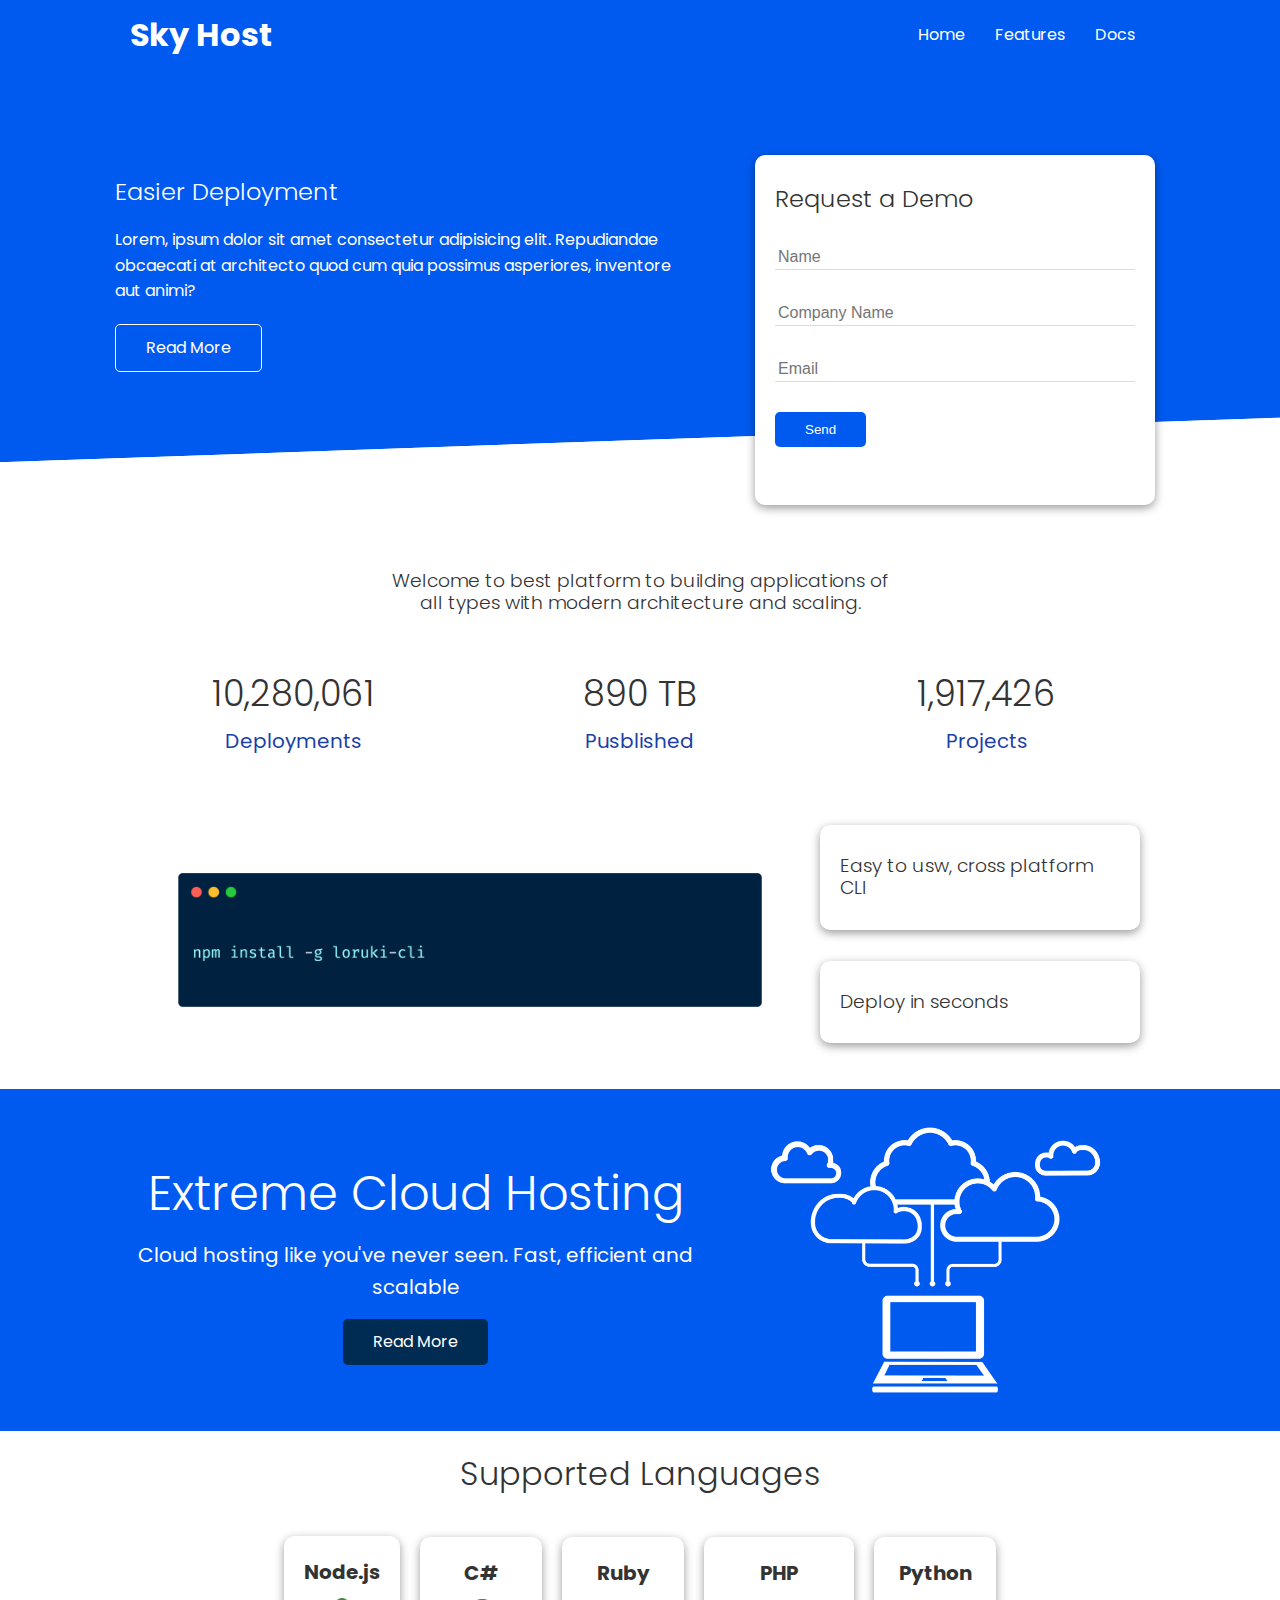
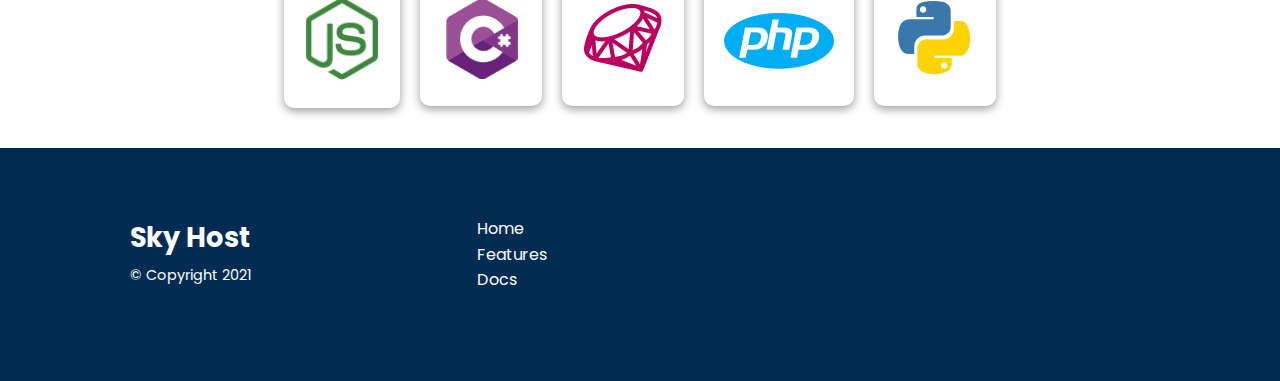
<file: index.html>
<!DOCTYPE html>
<html lang="id">
<head>
    <meta charset="UTF-8">
    <meta http-equiv="X-UA-Compatible" content="IE=edge">
    <meta name="viewport" content="width=device-width, initial-scale=1.0">
    <link rel="stylesheet" href="https://cdnjs.cloudflare.com/ajax/libs/font-awesome/5.15.3/css/all.min.css" integrity="sha512-iBBXm8fW90+nuLcSKlbmrPcLa0OT92xO1BIsZ+ywDWZCvqsWgccV3gFoRBv0z+8dLJgyAHIhR35VZc2oM/gI1w==" crossorigin="anonymous" />
    <link rel="stylesheet" href="style.css">
    <title>Sky Host | webProject2</title>
</head>
<body>
  <!-- Navbar -->
      <div class="navbar">
        <div class="container flex">
          <h1 class="logo">Sky Host</h1>
          <nav>
              <ul>
                  <li><a href="index.html">Home</a></li>
                  <li><a href="features.html">Features</a></li>
                  <li><a href="docs.html">Docs</a></li>
              </ul>
          </nav>
        </div>
      </div>

  <!-- Show Case -->
  <section class="showcase">
    <div class="container grid">
      <div class="showcase-text">
        <h2>Easier Deployment</h2>
        <p>Lorem, ipsum dolor sit amet consectetur adipisicing elit. Repudiandae obcaecati at architecto quod cum quia possimus asperiores, inventore aut animi?</p>
        <a href="#features.html" class="btn btn-outline">Read More</a>
      </div>

      <div class="showcase-form card">
        <h2>Request a Demo</h2>
        <form>
          <div class="form-control">
            <input type="text" name="name" placeholder="Name" required>
          </div>
          <div class="form-control">
            <input type="text" name="company" placeholder="Company Name" required>
          </div>
          <div class="form-control">
            <input type="email" name="email" placeholder="Email" required>
          </div>
          <input type="submit" value="Send" class="btn btn-primary">
        </form>
      </div>
    </div>
  </section>

  <!-- Stasts -->
  <section class="stats">
    <div class="container">
      <h3 class="stats-heading text-center my-1">
        Welcome to best platform to building applications of all types with modern architecture and scaling.
      </h3>

      <div class="grid grid-3 text-center my-4">
        <div>
          <i class="fas fa-server fa-3x"></i>
          <h3>10,280,061</h3>
          <p class="text-secondary">Deployments</p>
        </div>
        <div>
          <i class="fas fa-upload fa-3x"></i>
          <h3>890 TB</h3>
          <p class="text-secondary">Pusblished</p>
        </div>
        <div>
          <i class="fas fa-project-diagram fa-3x"></i>
          <h3>1,917,426</h3>
          <p class="text-secondary">Projects</p>
        </div>
      </div>
    </div>
  </section>

  <!-- Bottom -->
  <section class="cli">
    <div class="container grid">
      <img src="images/cli.png" alt="text editor">
      <div class="card">
        <h3>Easy to usw, cross platform CLI</h3>
      </div>
      <div class="card">
        <h3>Deploy in seconds</h3>
      </div>
    </div>
  </section>

  <!-- Cloud -->
  <section class="cloud bg-primary my-2 py-2">
    <div class="container grid">
      <div class="text-center">
        <h2 class="lg">Extreme Cloud Hosting</h2>
        <p class="lead my-1">Cloud hosting like you've never seen. Fast, efficient and scalable</p>
        <a href="features.html" class="btn btn-dark">Read More</a>
      </div>
      <img src="images/cloud.png" alt="cloud">
    </div>
  </section>

<!-- Languages -->
  <div class="sections languages">
    <h2 class="md text-center my-2">
      Supported Languages
    </h2>
    <div class="container flex">
      <div class="card">
        <h4>Node.js</h4>
        <img src="images/logos/node.png" alt="">
      </div>
      <div class="card">
        <h4>C#</h4>
        <img src="images/logos/csharp.png" alt="">
      </div>
      <div class="card">
        <h4>Ruby</h4>
        <img src="images/logos/ruby.png" alt="">
      </div>
      <div class="card">
        <h4>PHP</h4>
        <img src="images/logos/php.png" alt="">
      </div>
      <div class="card">
        <h4>Python</h4>
        <img src="images/logos/python.png" alt="">
      </div>
    </div>
  </div>

<!-- Footer -->
<footer class="footer bg-dark py-5">
  <div class="container grid grid-3">
    <div>
      <h3>Sky Host</h3>
      <p>&copy; Copyright 2021</p>
    </div>
    <nav>
      <ul>
        <li><a href="index.html">Home</a></li>
        <li><a href="features.html">Features</a></li>
        <li><a href="docs.html">Docs</a></li>
      </ul>
    </nav>
    <div class="social">
      <a href="#"><i class="fab fa-github fa-2x"></i></a>
      <a href="#"><i class="fab fa-facebook fa-2x"></i></a>
      <a href="#"><i class="fab fa-instagram fa-2x"></i></a>
      <a href="#"><i class="fab fa-twitter fa-2x"></i></a>
    </div>
  <div>
</footer>

</body>
</html>
</file>
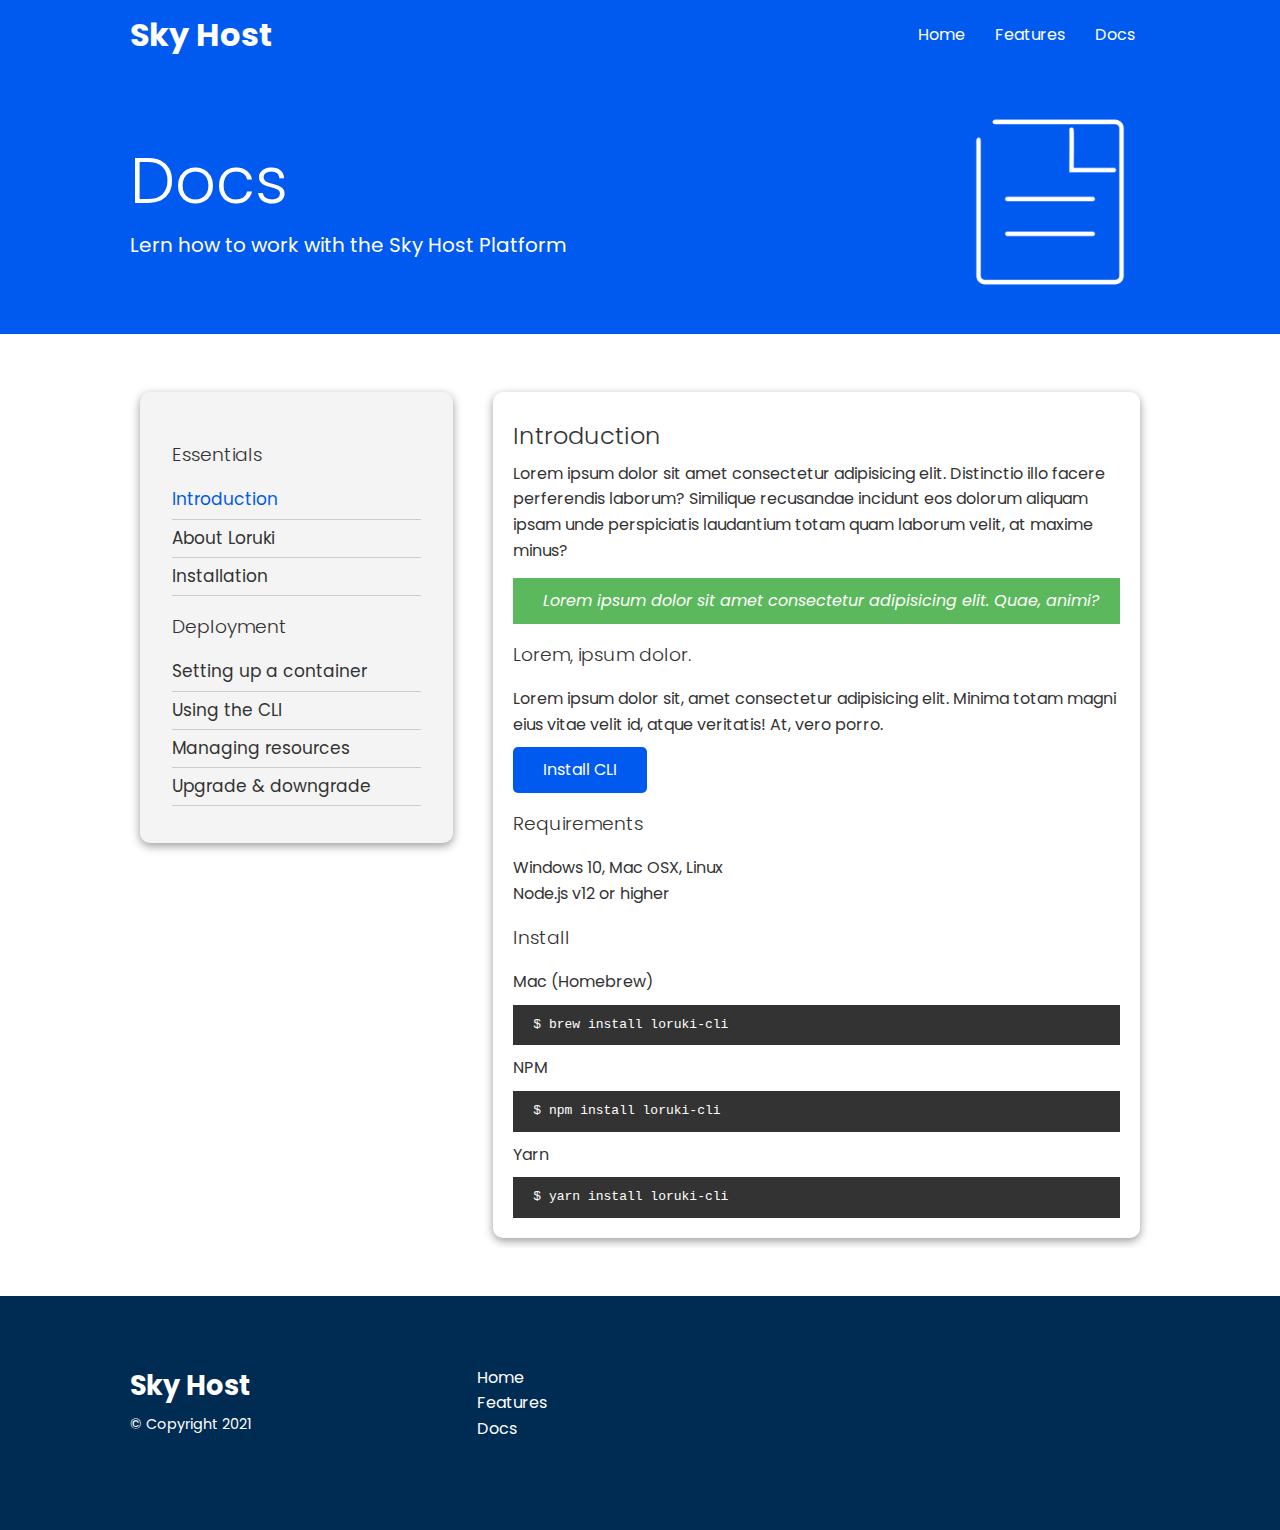
<file: docs.html>
<!DOCTYPE html>
<html lang="id">
<head>
    <meta charset="UTF-8">
    <meta http-equiv="X-UA-Compatible" content="IE=edge">
    <meta name="viewport" content="width=device-width, initial-scale=1.0">
    <link rel="stylesheet" href="https://cdnjs.cloudflare.com/ajax/libs/font-awesome/5.15.3/css/all.min.css" integrity="sha512-iBBXm8fW90+nuLcSKlbmrPcLa0OT92xO1BIsZ+ywDWZCvqsWgccV3gFoRBv0z+8dLJgyAHIhR35VZc2oM/gI1w==" crossorigin="anonymous" />
    <link rel="stylesheet" href="style.css">
    <title>Sky Host | webProject2</title>
</head>
<body>
  <!-- Navbar -->
      <div class="navbar">
        <div class="container flex">
          <h1 class="logo">Sky Host</h1>
          <nav>
              <ul>
                <li><a href="index.html">Home</a></li>
                <li><a href="features.html">Features</a></li>
                <li><a href="docs.html">Docs</a></li>
              </ul>
          </nav>
        </div>
      </div>

  <!-- Head -->
  <section class="docs-head bg-primary py-3">
    <div class="container grid">
      <div>
        <h2 class="xl">Docs</h2>
        <p class="lead">
          Lern how to work with the Sky Host Platform
        </p>
      </div>
      <img src="images/docs.png" alt="">
    </div>
  </section>

  <!-- Main -->
  <section class="docs-main my-4">
    <div class="container grid">
        <div class="card bg-light p-3">
            <h3 class="my-2">Essentials</h3>
            <nav>
                <ul>
                    <li><a class="text-primary" href="#">Introduction</a></li>
                    <li><a href="#">About Loruki</a></li>
                    <li><a href="#">Installation</a></li>
                </ul>
            </nav>

            <h3 class="my-2">Deployment</h3>
            <nav>
                <ul>
                    <li><a href="#">Setting up a container</a></li>
                        <li><a href="#">Using the CLI</a></li>
                        <li><a href="#">Managing resources</a></li>
                        <li><a href="#">Upgrade & downgrade</a></li>
                </ul>
            </nav>
        </div>
        <div class="card">
            <h2>Introduction</h2>
            <p>Lorem ipsum dolor sit amet consectetur adipisicing elit. Distinctio illo facere perferendis laborum? Similique recusandae incidunt eos dolorum aliquam ipsam unde perspiciatis laudantium totam quam laborum velit, at maxime minus?</p>

            <div class="alert alert-success">
                <i class="fas fa-info"></i> Lorem ipsum dolor sit amet consectetur adipisicing elit. Quae, animi?
            </div>

            <h3>Lorem, ipsum dolor.</h3>
            <p>Lorem ipsum dolor sit, amet consectetur adipisicing elit. Minima totam magni eius vitae velit id, atque veritatis! At, vero porro.</p>
            <a href="#" class="btn btn-primary">Install CLI</a>

            <h3>Requirements</h3>
            <ul>
                <li>Windows 10, Mac OSX, Linux</li>
                <li>Node.js v12 or higher</li>
            </ul>

            <h3>Install</h3>
            <p>Mac (Homebrew)</p>
            <pre><code>$ brew install loruki-cli</code></pre>
            <p>NPM</p>
            <pre><code>$ npm install loruki-cli</code></pre>
            <p>Yarn</p>
            <pre><code>$ yarn install loruki-cli</code></pre>

        </div>
    </div>
</section>

<!-- Footer -->
<footer class="footer bg-dark py-5">
  <div class="container grid grid-3">
    <div>
      <h3>Sky Host</h3>
      <p>&copy; Copyright 2021</p>
    </div>
    <nav>
      <ul>
        <li><a href="index.html">Home</a></li>
        <li><a href="features.html">Features</a></li>
        <li><a href="docs.html">Docs</a></li>
      </ul>
    </nav>
    <div class="social">
      <a href="#"><i class="fab fa-github fa-2x"></i></a>
      <a href="#"><i class="fab fa-facebook fa-2x"></i></a>
      <a href="#"><i class="fab fa-instagram fa-2x"></i></a>
      <a href="#"><i class="fab fa-twitter fa-2x"></i></a>
    </div>
  <div>
</footer>

</body>
</html>
</file>
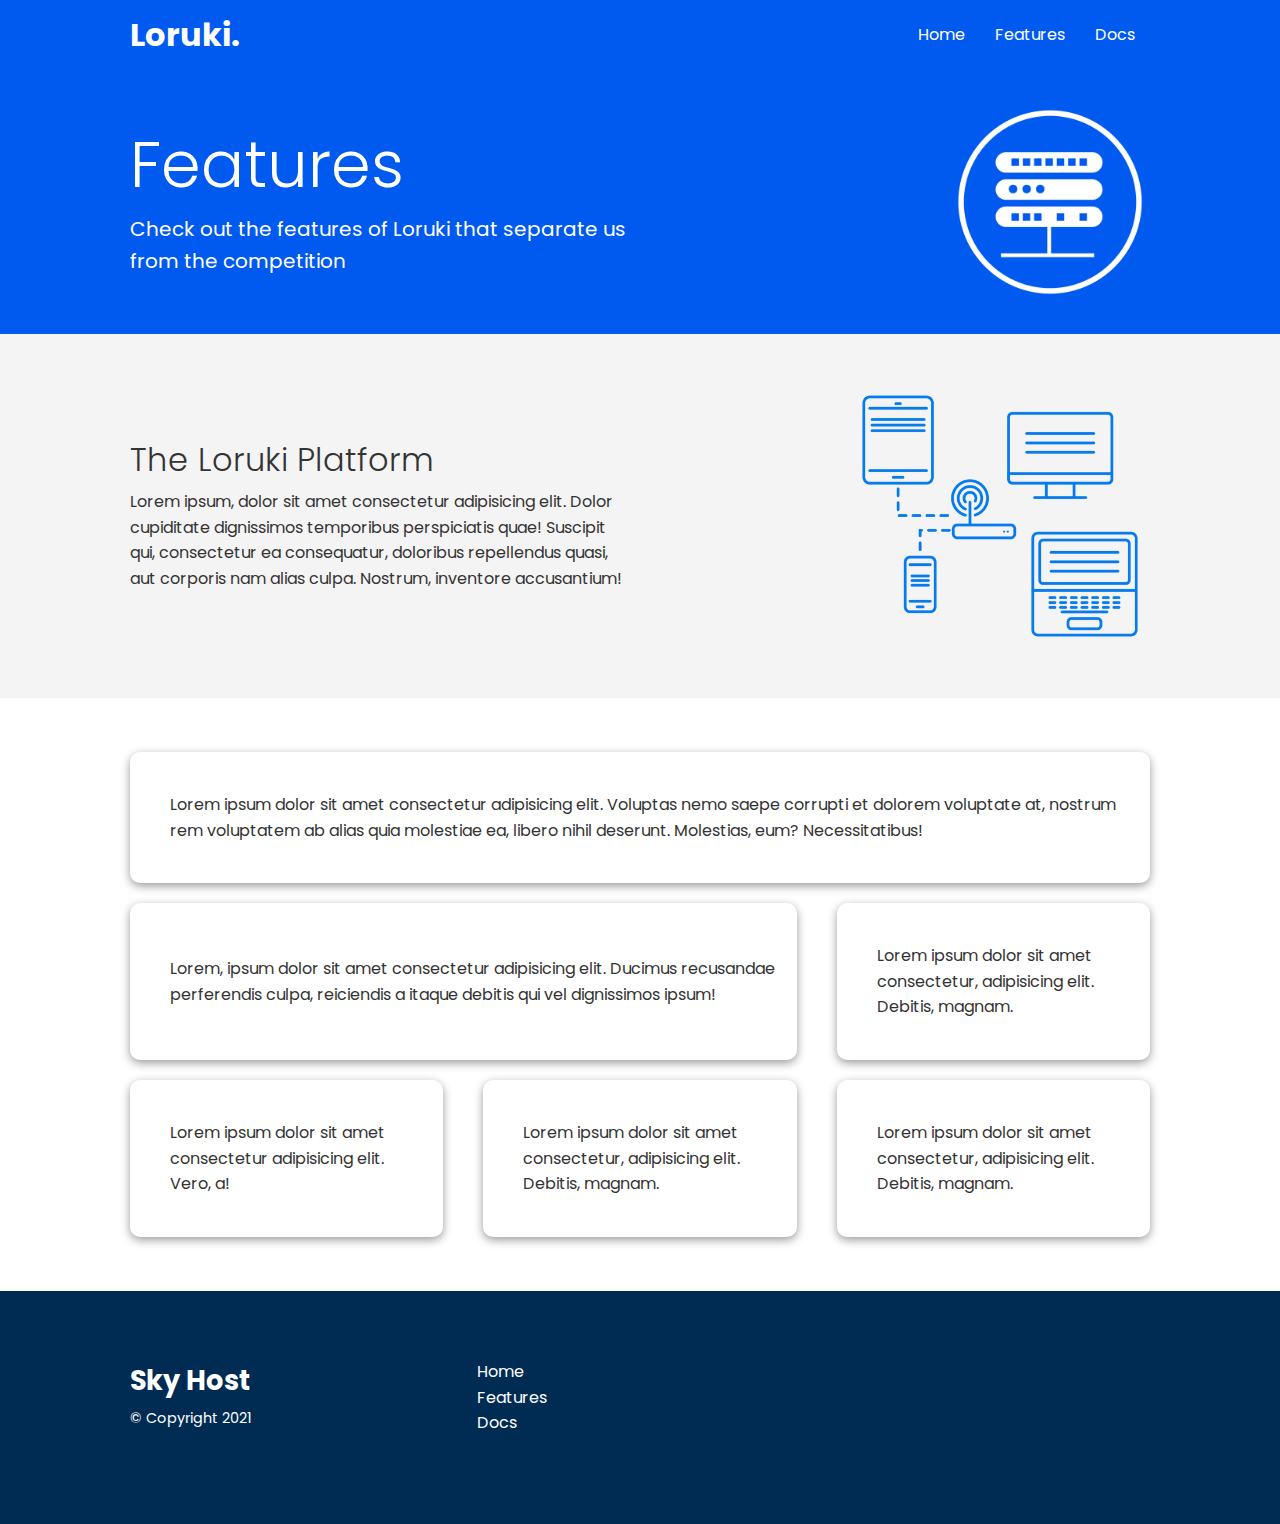
<file: features.html>
<!DOCTYPE html>
<html lang="id">
<head>
    <meta charset="UTF-8">
    <meta http-equiv="X-UA-Compatible" content="IE=edge">
    <meta name="viewport" content="width=device-width, initial-scale=1.0">
    <link rel="stylesheet" href="https://cdnjs.cloudflare.com/ajax/libs/font-awesome/5.15.3/css/all.min.css" integrity="sha512-iBBXm8fW90+nuLcSKlbmrPcLa0OT92xO1BIsZ+ywDWZCvqsWgccV3gFoRBv0z+8dLJgyAHIhR35VZc2oM/gI1w==" crossorigin="anonymous" />
    <link rel="stylesheet" href="style.css">
    <title>Sky Host | webProject2</title>
</head>
<body>
  <!-- Navbar -->
  <div class="navbar">
    <div class="container flex">
        <h1 class="logo">Loruki.</h1>
        <nav>
            <ul>
                <li><a href="index.html">Home</a></li>
                <li><a href="features.html">Features</a></li>
                <li><a href="docs.html">Docs</a></li>
            </ul>
        </nav>
    </div>
</div>

    <!-- Head -->
    <section class="features-head bg-primary py-3">
      <div class="container grid">
          <div>
              <h1 class="xl">Features</h1>
              <p class="lead">
                  Check out the features of Loruki that separate us from the
          competition
              </p>
          </div>
          <img src="images/server.png" alt="">
      </div>
  </section>

  <!-- Sub head -->
  <section class="features-sub-head bg-light py-3">
      <div class="container grid">
          <div>
              <h1 class="md">The Loruki Platform</h1>
              <p>
                  Lorem ipsum, dolor sit amet consectetur adipisicing elit. Dolor cupiditate dignissimos temporibus perspiciatis quae! Suscipit qui, consectetur ea consequatur, doloribus repellendus quasi, aut corporis nam alias culpa. Nostrum, inventore accusantium!
              </p>
          </div>
          <img src="images/server2.png" alt="">
      </div>
  </section>

  <section class="features-main my-2">
      <div class="container grid grid-3">
          <div class="card flex">
              <i class="fas fa-server fa-3x"></i>
              <p>Lorem ipsum dolor sit amet consectetur adipisicing elit. Voluptas nemo saepe corrupti et dolorem voluptate at, nostrum rem voluptatem ab alias quia molestiae ea, libero nihil deserunt. Molestias, eum? Necessitatibus!</p>
          </div>
          <div class="card flex">
              <i class="fas fa-network-wired fa-3x"></i>
              <p>
                  Lorem, ipsum dolor sit amet consectetur adipisicing elit. Ducimus
                  recusandae perferendis culpa, reiciendis a itaque debitis qui vel
                  dignissimos ipsum!
              </p>
          </div>
          <div class="card flex">
              <i class="fas fa-laptop-code fa-3x"></i>
              <p>
                  Lorem ipsum dolor sit amet consectetur, adipisicing elit. Debitis,
                  magnam.
              </p>
          </div>
          <div class="card flex">
              <i class="fas fa-database fa-3x"></i>
              <p>
                  Lorem ipsum dolor sit amet consectetur adipisicing elit. Vero, a!
              </p>
          </div>
          <div class="card flex">
              <i class="fas fa-power-off fa-3x"></i>
              <p>
                  Lorem ipsum dolor sit amet consectetur, adipisicing elit. Debitis,
                  magnam.
              </p>
          </div>
          <div class="card flex">
              <i class="fas fa-upload fa-3x"></i>
              <p>
                  Lorem ipsum dolor sit amet consectetur, adipisicing elit. Debitis,
                  magnam.
              </p>
          </div>
      </div>
  </section>
  
<!-- Footer -->
<footer class="footer bg-dark py-5">
  <div class="container grid grid-3">
    <div>
      <h3>Sky Host</h3>
      <p>&copy; Copyright 2021</p>
    </div>
    <nav>
      <ul>
        <li><a href="index.html">Home</a></li>
        <li><a href="features.html">Features</a></li>
        <li><a href="docs.html">Docs</a></li>
      </ul>
    </nav>
    <div class="social">
      <a href="#"><i class="fab fa-github fa-2x"></i></a>
      <a href="#"><i class="fab fa-facebook fa-2x"></i></a>
      <a href="#"><i class="fab fa-instagram fa-2x"></i></a>
      <a href="#"><i class="fab fa-twitter fa-2x"></i></a>
    </div>
  <div>
</footer>

</body>
</html>
</file>
<file: style.css>
@import url('https://fonts.googleapis.com/css2?family=Poppins:wght@300;700&display=swap');

 * {
     box-sizing: border-box;
     margin: 0;
     padding: 0;
 }
 body {
     font-family: 'Poppins', sans-serif;
     color: #333;
     line-height: 1.6;
 }
 ul {
     list-style-type: none;
 }
 a {
     text-decoration: none;
     color: #333;
 }
 h1, h2, h3 {
     font-weight: 300;
     line-height: 1.2;
     margin: 10px 0;
 }
 h1.logo {
     font-weight: 700;
 }
 p {
     margin: 10px 0;
 }
 img {
     width: 100%;
 }
 code, pre {
     background-color: #333;
     color: #fff;
     padding: 10px;
 }
 .hidden {
     visibility: hidden;
     height: 0;
 }

 /* Nav */
 .navbar {
     background-color:  #005af0;
     color: #fff;
     height: 70px;
 }
 .navbar ul {
     display: flex;
 }
 .navbar a {
     color: #fff;
     padding: 10px;
     margin: 0 5px;
 }
 .navbar .flex {
     justify-content: space-between;
 }
 .navbar a:hover {
    border-bottom: 2px solid #fff;
}

/* Stats */
.stats {
    padding-top: 100px;
    animation: slideInFromBottom .8s ease-in;
}
.stats-heading {
    margin: auto!important;
    max-width: 500px;
}
.stats .grid h3 {
    font-size: 35px;
}
.stats .grid p {
    font-size: 20px;
}

/* Bottom */
.cli .grid {
    grid-template-columns: repeat(3,1fr);
    grid-template-rows: repeat(2,1fr);
    gap: 0;
}
.cli .grid > *:first-child{
    grid-column: 1 / span 2;
    grid-row: 1 / span 2;
}

 /* showcase */
 .showcase {
    height: 400px;
    background-color: #005af0;
    color: #fff;
    position: relative;
 }
 .showcase p {
    margin: 20px 0;
 }
 .showcase-text {
    animation: slideInFromLeft .8s ease-in;
 }
 .showcase .grid {
    overflow: visible;
    grid-template-columns: 55% 45%;
    gap: 30px;
 }
 .showcase-form {
    position: relative;
    top: 60px;
    height: 350px;
    width: 400px;
    padding: 40px;
    z-index: 999;
    justify-self: flex-end;
    animation: slideInFromRight .8s ease-in;
 }
 .showcase-form .form-control {
    margin: 30px 0;
 }
 .showcase input[type='text'],
 .showcase input[type='email'] {
    border: 0;
    border-bottom: 1px solid #ddd;
    width: 100%;
    padding: 3px;
    font-size: 16px;
 }
 .showcase-form input:focus {
    outline: none;
 }
 .showcase::before, .showcase::after {
    content: '';
    position: absolute;
    height: 100px;
    bottom: -70px;
    right: 0;
    left: 0;
    background-color: #fff;
    transform: skewY(-2deg);
    -webkit-transform: skewY(-2deg);
    -moz-transform: skewY(-2deg);
 }

/* Cloud */
.cloud .grid {
    grid-template-columns: 4fr 3fr;
}

/* languages */
.languages .card{
    text-align: center;
    margin: 18px 10px 40px;
    transition: transform 0.2s ease-in;
}
.languages .card:hover {
    transform: translateY(-15px);
}
.languages .flex {
    flex-wrap: wrap;
}
.languages .card h4 {
    font-size: 20px;
    margin-bottom: 10px;
}

/* Footer */
.footer .social a {
    margin: 0 10px;
}
.footer p {
   font-size: 0.9em;
}
.footer h3 {
    font-size: 1.7rem;
    font-weight: 700;
}

/* Features.html */
.features-head img, .docs-head img{
    width: 200px;
    justify-self: flex-end;
}
.features-sub-head img {
    width: 300px;
    justify-self: flex-end;
}
.features-main .card > i {
    margin-right: 20px;
}
.features-main .grid {
    padding: 30px;
}
.features-main .grid > *:first-child {
    grid-column: 1 / span 3;
}
.features-main .grid > *:nth-child(2) {
    grid-column: 1 / span 2;
}

/* Docs.html */
.docs-main h3 {
    margin: 20px 0;
}
.docs-main .grid {
    grid-template-columns: 1fr 2fr;
    align-items: flex-start;
}
.docs-main nav li {
    font-size: 17px;
    padding-bottom: 5px;
    margin-bottom: 5px;
    border-bottom: 1px solid #ccc;
}
.docs-main a:hover {
    font-weight: bold;
    transition: .8;
}

/* Responsive */
@media (max-width: 768px) {
    .grid,
    .showcase .grid,
    .stats .grid,
    .cli .grid,
    .cloud .grid,
    .features-head .grid,
    .features-sub-head .grid,
    .features-main .grid,
    .docs-main .grid,
    .footer .grid{
      grid-template-columns: 1fr;
      grid-template-rows: 1fr;
    }
    .showcase {
      height: auto;
    }
  
    .showcase-text {
      text-align: center;
      margin-top: 40px;
      animation: slideInFromTop 1s ease-in;
    }
  
    .showcase-form {
      justify-self: center;
      margin: auto;
      animation: slideInFromBottom 1s ease-in;
    }
  
    .cli .grid > *:first-child {
      grid-column: 1;
      grid-row: 1;
    }
  
    .features-head,
    .features-sub-head,
    .docs-head {
      text-align: center;
    }
  
    .features-head img,
    .features-sub-head img,
    .docs-head img {
      justify-self: center;
    }
  
    .features-main .grid > *:first-child,
    .features-main .grid > *:nth-child(2) {
      grid-column: 1;
    }
  }
  

@media(max-width: 500px) {
    .navbar {
        height: 110px;
    }
    .navbar .flex {
        flex-direction: column;
    }
    .navbar ul {
        padding: 10px;
        background-color: rgba(0,0,0,.1);
    }
    .cli .grid > *:first-child{
        grid-column: 1;
        grid-row: 1;
    }
    .showcase-form {
        width: 300px;
    }
}

/* Animation */
@keyframes slideInFromLeft {
    0% {
      transform: translateX(-100%);
    }
  
    100% {
      transform: translateX(0);
    }
  }
  @keyframes slideInFromRight {
    0% {
      transform: translateX(100%);
    }
  
    100% {
      transform: translateX(0);
    }
  }
  @keyframes slideInFromTop {
    0% {
      transform: translateY(-100%);
    }
  
    100% {
      transform: translateX(0);
    }
  }
  @keyframes slideInFromBottom {
    0% {
      transform: translateY(100%);
    }
  
    100% {
      transform: translateX(0);
    }
  }

    /* Utilities */
.container {
    max-width: 1100px;
    margin: 0 auto;
    overflow: auto;
    padding: 0 40px;
}
.flex {
    display: flex;
    justify-content: center;
    align-items: center;
    height: 100%;
}
.card {
    background-color: #fff;
    color: #333;
    border-radius: 10px;
    box-shadow: 0 3px 10px rgba(0,0,0,.4);
    padding: 20px;
    margin: 10px;
}
.grid {
    display: grid;
    grid-template-columns: repeat(2, 1fr);
    gap: 20px;
    justify-content: center;
    align-items: center;
    height: 100%;
}
.grid-3 {
    grid-template-columns: repeat(3, 1fr);
}

    /* Button and background */
.btn {
    display: inline-block;
    padding: 10px 30px;
    cursor: pointer;
    color: #fff;
    background: #005af0;
    border: none;
    border-radius: 5px;
}
.btn-outline {
    background-color: transparent;
    border: 1px solid #fff;
}
.btn:hover {
    transform: scale(.98);
}
.bg-primary, .btn-primary {
    background-color: #005af0;
    color: #fff;
}
.bg-secondary, .btn-secondary {
    background-color: #1c3fa8;
    color: #fff;
}
.bg-dark, .btn-dark {
    background-color: #002c53;
    color: #fff;
}
.bg-light, .btn-light {
    background-color: #f4f4f4;
    color: #333;
}
.bg-primary a,.btn-primary a,.bg-secondary a, .btn-secondary a,.bg-dark a, .btn-dark a {
    color: #fff;
}
.alert {
    background-color: #f4f4f4;
    padding: 10px 20px;
    font-style: italic;
    margin: 15px 0;
}
.alert i {
    margin-right: 10px;
}
.alert-success {
    background-color: #5cb85c;
    color: #fff;
}
.alert-error {
    background-color: #d9534f;
    color: #fff;
}

/* Text */
.text-center {
    text-align: center;
}
.text-primary {
   color: #005af0;
}
.text-secondary {
   color: #1c3fa8;
}
.btext-dark {
   color: #002c53;
}
.text-light {
   color: #f4f4f4;
}

.lead {
    font-size: 20px;
}
.sm {
    font-size: 1rem;
}
.md {
    font-size: 2rem;
}
.lg {
    font-size: 3rem;
}
.xl {
    font-size: 4rem;
}

/* Margin */
.my-1 {
    margin: 1rem 0;
}
.my-2 {
    margin: 1.5rem 0;
}
.my-3 {
    margin: 2rem 0;
}
.my-4 {
    margin: 3rem 0;
}
.my-5 {
    margin: 4rem 0;
}
.m-1 {
    margin: 1rem;
}
.m-2 {
    margin: 1.5rem;
}
.m-3 {
    margin: 2rem;
}
.m-4 {
    margin: 3rem;
}
.m-5 {
    margin: 4rem;
}

/* Padding */
.py-1 {
   padding: 1rem 0;
}
.py-2 {
   padding: 1.5rem 0;
}
.py-3 {
   padding: 2rem 0;
}
.py-4 {
   padding: 2rem 0;
}
.py-5 {
   padding: 4rem 0;
}
.p-1 {
    padding: 1rem;
}
.p-2 {
    padding: 1.5rem;
}
.p-3 {
    padding: 2rem;
}
.p-4 {
    padding: 3rem;
}
.p-5 {
    padding: 4rem;
}
</file>
